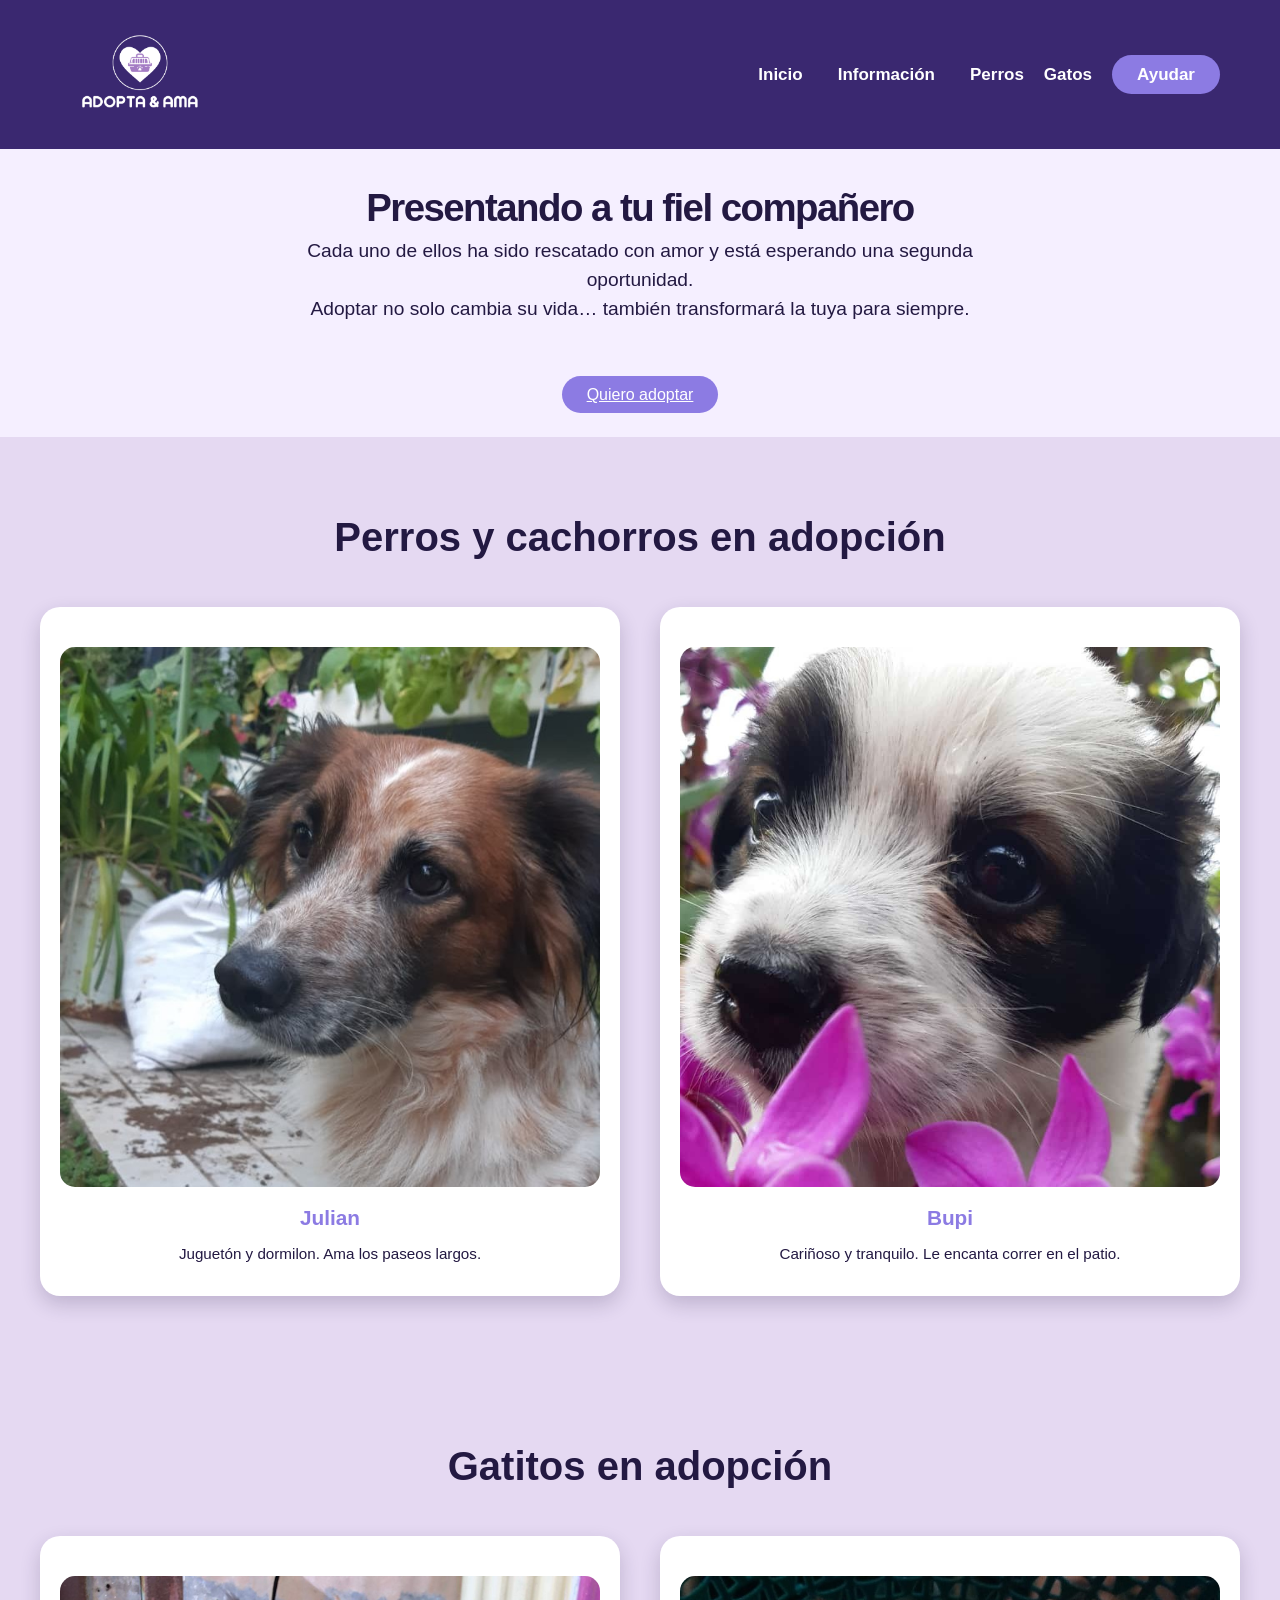
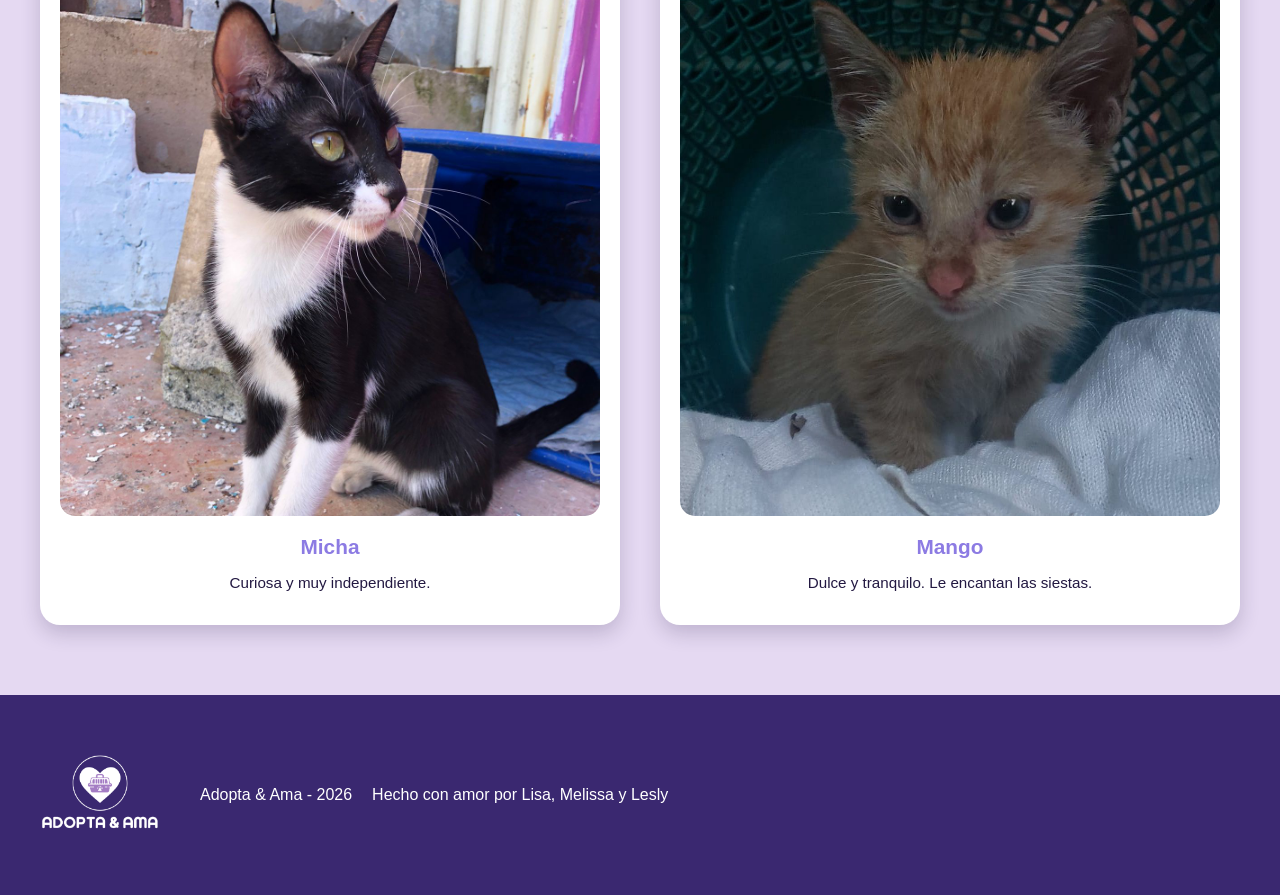
<file: nuestros_angelitos.html>
<!DOCTYPE html>
<head>
	<meta charset="utf-8">
	<meta name="viewport" content="width=device-width, initial-scale=1">
	<title>Nuestros Angelitos</title>
	<link rel="stylesheet" href="css/style.css">
</head>
<body>
	<!-- Header -->
	<header class="header-inicio">
		<div class="contenedor-nav">
			<img src="img/Logo_inversa.png" alt="Logo Adopta y Ama" class="logo-inverso">
			<nav>
				<ul class="lista-navegacion">
					<li><a href="index.html" > Inicio</a></li>
					<li><a href="solicitudAdopcion.html" class="btn-info"> Información </a></li>
					<li><a href="#perros">Perros</a></li>
					<li><a href="#gatos">Gatos</a></li>
					<li><a href="index.html#ayudar"class="btn-ayudar"> Ayudar</a></li>
				</ul>
			</nav>
		</div>
	</header>

	<main>
		<!-- Introduccion a Nuestros Angelitos -->
		<section class="intro-nuestros-angelitos">
			<h1> Presentando a tu fiel compañero </h1>
		    <p> Cada uno de ellos ha sido rescatado con amor y está esperando una segunda oportunidad. </p>
		    <p> Adoptar no solo cambia su vida… también transformará la tuya para siempre. </p>
		</section>

		<!-- BOTÓN ADOPCIÓN -->
		<section class="boton-nuestros-angelitos">
			<a href="solicitudAdopcion.html" class="btn-ayudar">Quiero adoptar</a>
		</section>

		<!-- Perritos -->
		<section id="perros" class="seccion-mascotas">
			<h2>Perros y cachorros en adopción</h2>

			<div class="grid-mascotas">

				<div class="polaroid">
					<img src="img/Julian.jpeg" alt="Julian">
					<h3>Julian</h3>
					<p>Juguetón y dormilon. Ama los paseos largos.</p>
				</div>

				<div class="polaroid">
					<img src="img/Bupi.jpeg" alt="Bupi">
					<h3>Bupi</h3>
					<p>Cariñoso y tranquilo. Le encanta correr en el patio.</p>
				</div>

			</div>
		</section>

		<!-- SECCIÓN GATOS -->
		<section id="gatos" class="seccion-mascotas">
			<h2>Gatitos en adopción</h2>

			<div class="grid-mascotas">

				<div class="polaroid">
					<img src="img/Micha.jpeg" alt="Micha">
					<h3>Micha</h3>
					<p>Curiosa y muy independiente.</p>
				</div>

				<div class="polaroid">
					<img src="img/Mango.jpeg" alt="Mango">
					<h3>Mango</h3>
					<p>Dulce y tranquilo. Le encantan las siestas.</p>
				</div>
			</div>
		</section>

	</main>

	<footer class="footer-final">
		<img src="img/Logo_inversa.png" alt="Logo Adopta y Ama" class="logo-inverso">
    	<p>Adopta & Ama - 2026</p>
    	<p>Hecho con amor por Lisa, Melissa y Lesly</p>
	</footer>

</body>
</html>
</file>
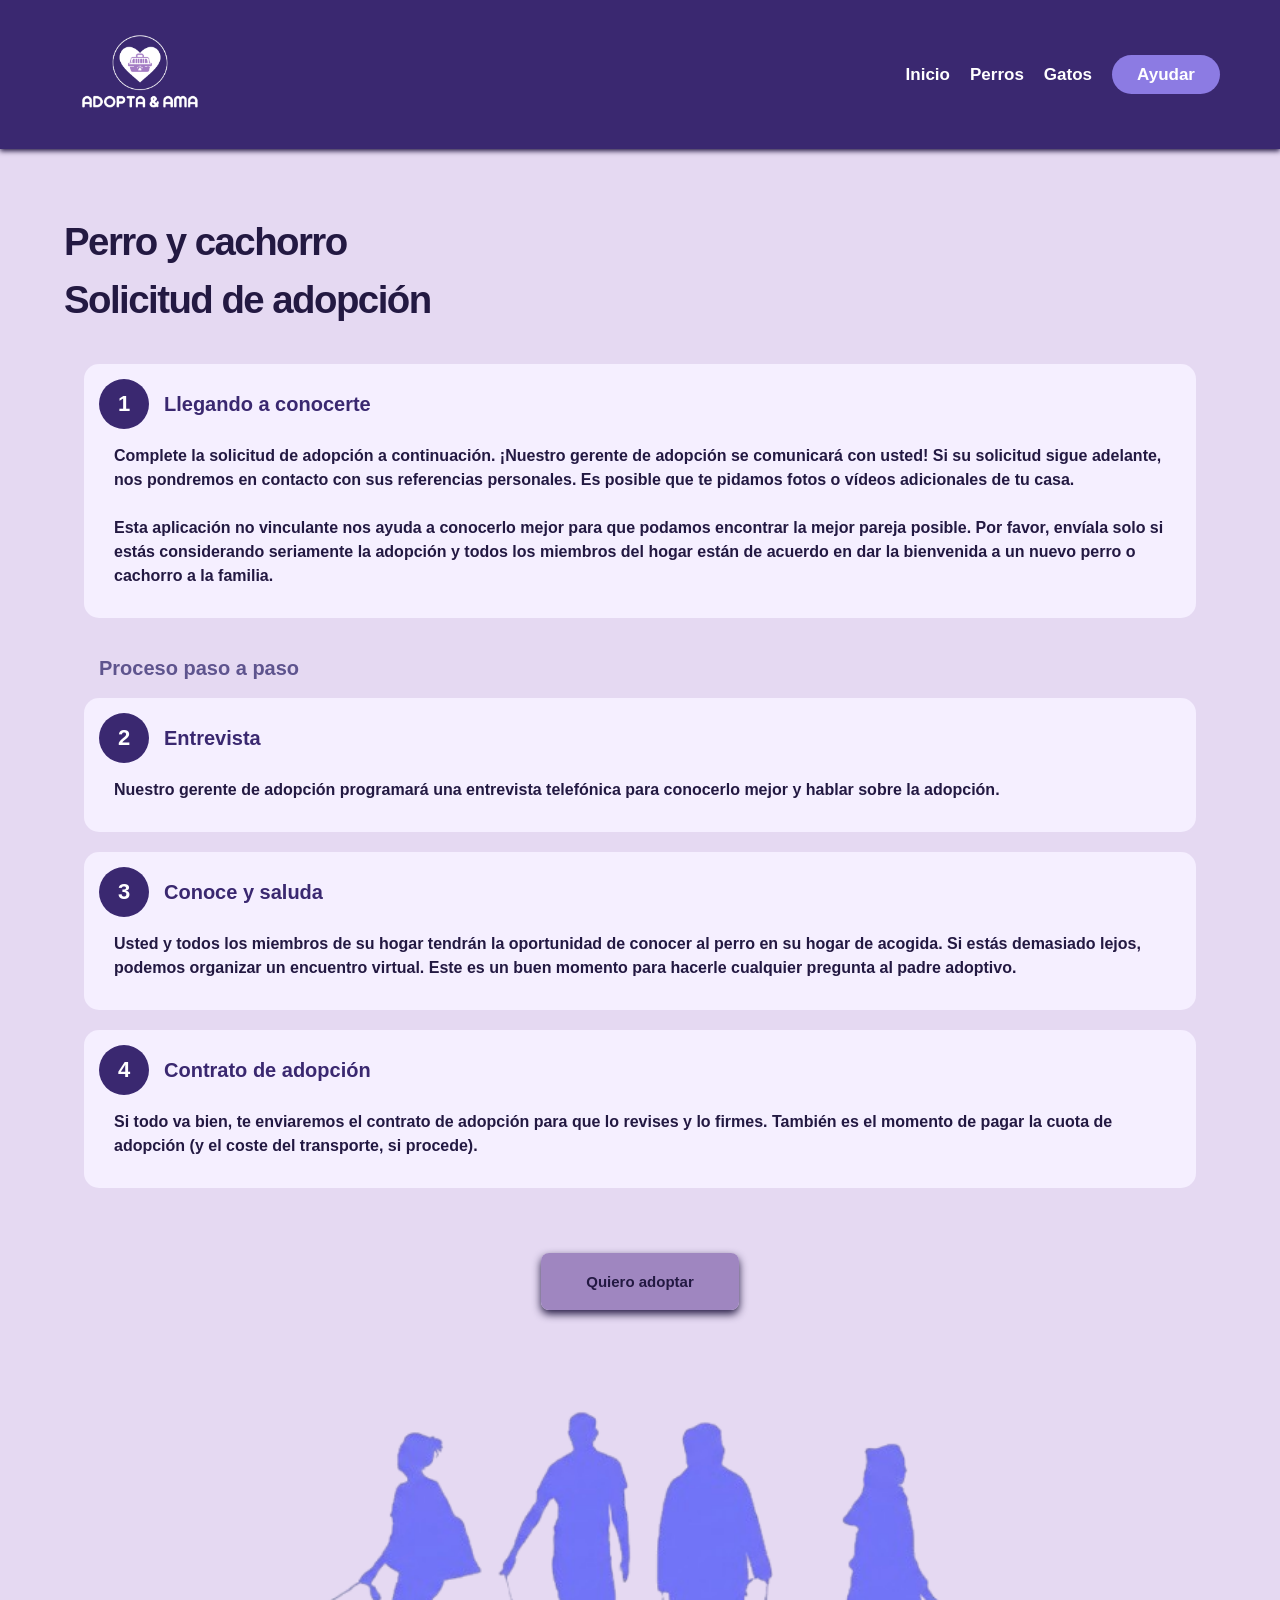
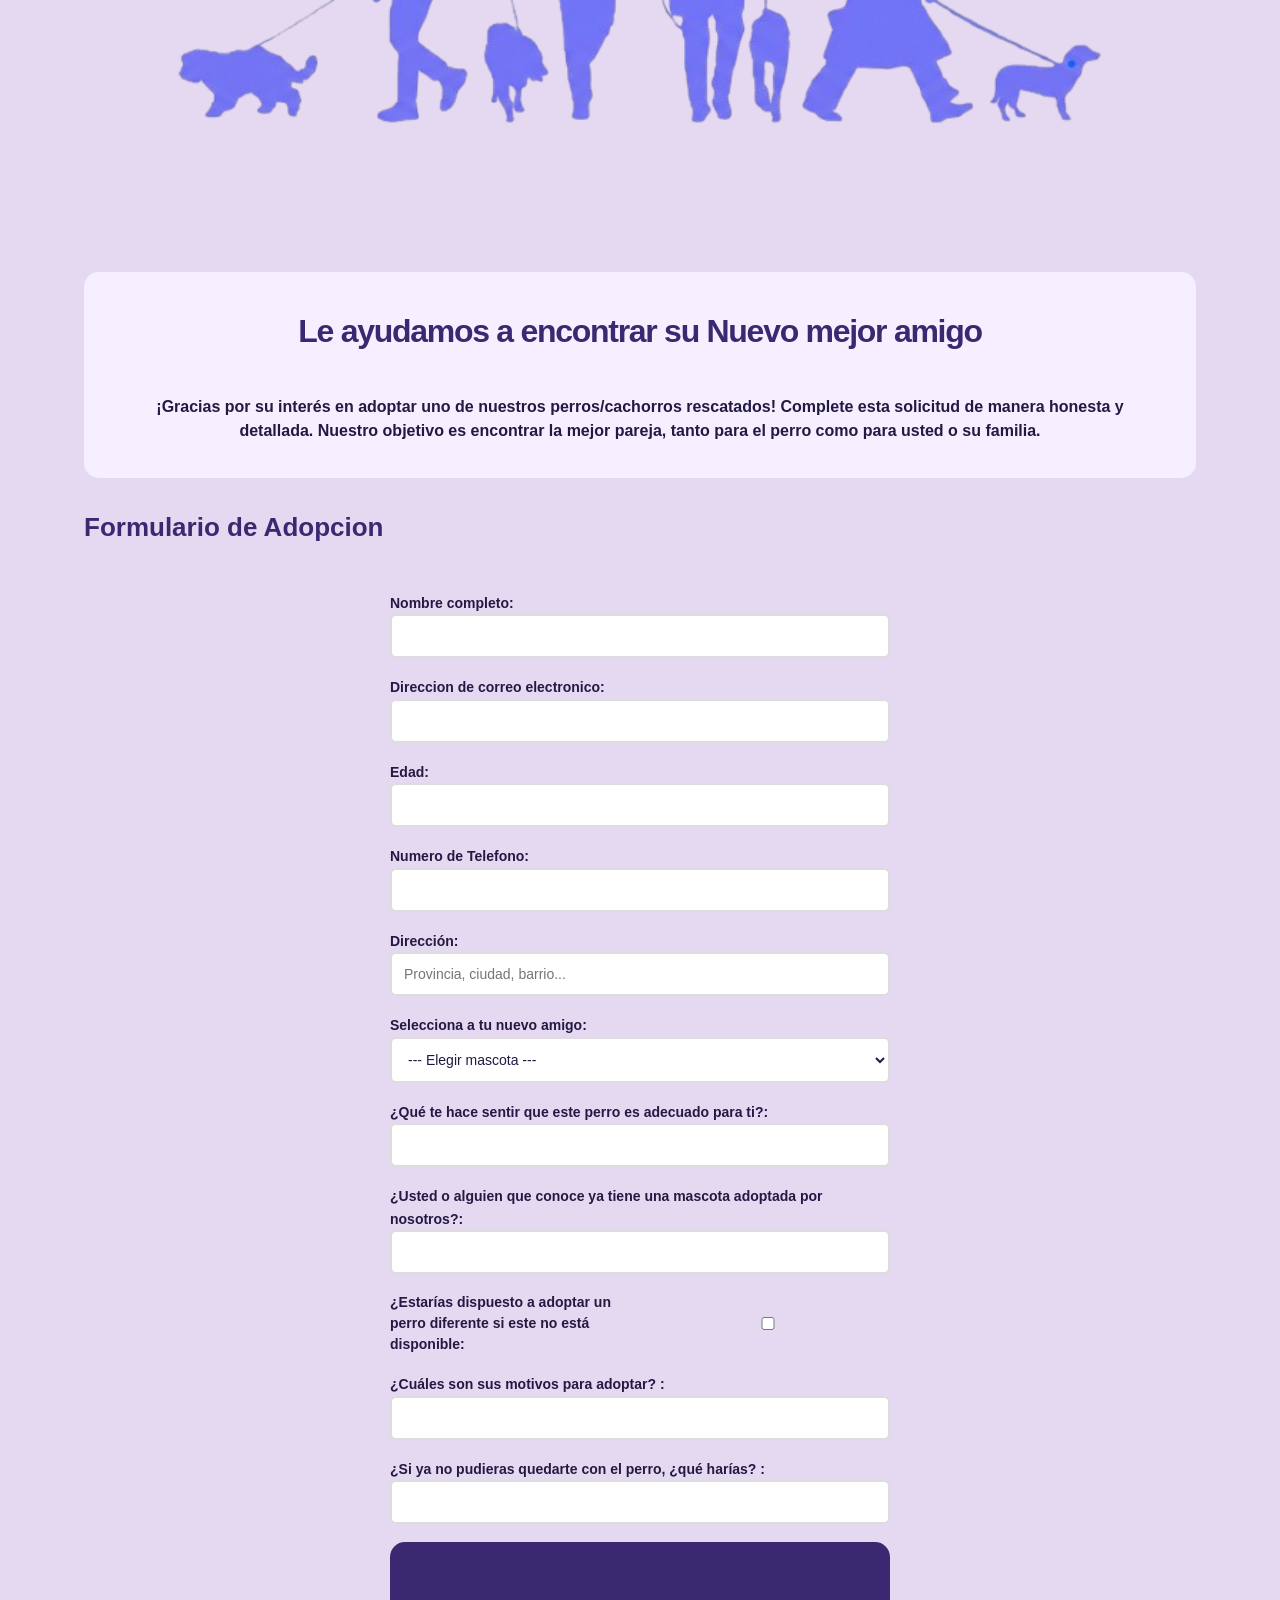
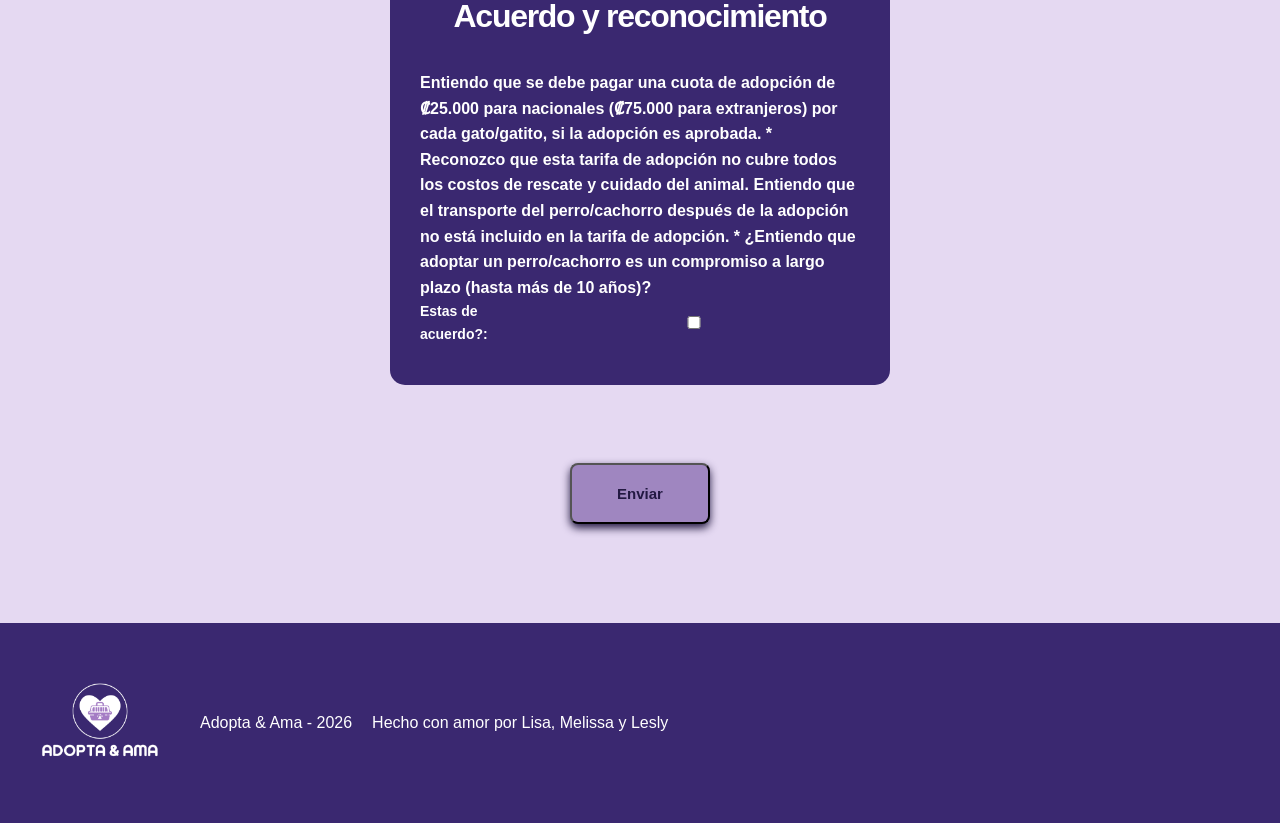
<file: solicitudAdopcion.html>
<!doctype html>
<html lang="en">
  <head>
    <meta charset="UTF-8" />
    <meta name="viewport" content="width=device-width, initial-scale=1.0" />
    <title>Solicitud de Adopcion</title>
    <link rel="stylesheet" href="css/style.css" />
  </head>
  <body>
   <!-- Header -->
	<header class="header-inicio">
		<div class="contenedor-nav">
			<img src="img/Logo_inversa.png" alt="Logo Adopta y Ama" class="logo-inverso">
			<nav>
				<ul class="lista-navegacion">
					<li><a href="index.html" > Inicio</a></li>
					<li><a href="nuestros_angelitos.html#perros">Perros</a></li>
					<li><a href="nuestros_angelitos.html#gatos">Gatos</a></li>
					<li><a href="index.html#ayudar"class="btn-ayudar"> Ayudar</a></li>
				</ul>
			</nav>
		</div>
	</header>
    <!--aqui ponemos la parte cambiante de la pagina, lo que cambia entre paginas-->
    <main class="contenidoSec">
      <div class="information">
        <!--tituloprincipal-->
        <div id="mainTitle">
          <h1>
            <strong>
              Perro y cachorro <br />
              Solicitud de adopción
            </strong>
          </h1>
        </div>
        <div class="content">
          <!--separamos cada subtitulo para diseñar el mismoy pos pasos-->
          <div class="how_to_adopt_itemt">
            <div class="step">
              <div class="step_number">1</div>
              <h3>
                <strong>Llegando a conocerte</strong>
              </h3>
            </div>
            <div class="paragraph">
              <p>
                <strong>
                  Complete la solicitud de adopción a continuación. ¡Nuestro
                  gerente de adopción se comunicará con usted! Si su solicitud
                  sigue adelante, nos pondremos en contacto con sus referencias
                  personales. Es posible que te pidamos fotos o vídeos
                  adicionales de tu casa. <br />
                  <br />
                  Esta aplicación no vinculante nos ayuda a conocerlo mejor para
                  que podamos encontrar la mejor pareja posible. Por favor,
                  envíala solo si estás considerando seriamente la adopción y
                  todos los miembros del hogar están de acuerdo en dar la
                  bienvenida a un nuevo perro o cachorro a la familia.</strong
                >
              </p>
            </div>
          </div>

          <div id="subtitle">
            <h4><strong>Proceso paso a paso</strong></h4>
          </div>
          <div class="how_to_adopt_itemt">
            <div class="step">
              <div class="step_number">2</div>
              <h3><strong>Entrevista</strong></h3>
            </div>
            <div class="paragraph">
              <p>
                <strong>
                  Nuestro gerente de adopción programará una entrevista
                  telefónica para conocerlo mejor y hablar sobre la
                  adopción.</strong
                >
              </p>
            </div>
          </div>
          <div class="how_to_adopt_itemt">
            <div class="step">
              <div class="step_number">3</div>
              <h3><strong>Conoce y saluda</strong></h3>
            </div>
            <div class="paragraph">
              <p>
                <strong>
                  Usted y todos los miembros de su hogar tendrán la oportunidad
                  de conocer al perro en su hogar de acogida. Si estás demasiado
                  lejos, podemos organizar un encuentro virtual. Este es un buen
                  momento para hacerle cualquier pregunta al padre adoptivo.
                </strong>
              </p>
            </div>
          </div>
          <div class="how_to_adopt_itemt">
            <div class="step">
              <div class="step_number">4</div>
              <h3><strong>Contrato de adopción</strong></h3>
            </div>
            <div class="paragraph">
              <p>
                <strong>
                  Si todo va bien, te enviaremos el contrato de adopción para
                  que lo revises y lo firmes. También es el momento de pagar la
                  cuota de adopción (y el coste del transporte, si
                  procede).</strong
                >
              </p>
            </div>
          </div>
          <!--aqui ponemos la etiqueta para elbton-->
          <br />
          <br />
          <div class="divBoton">
            <a href="#down" class="boton">Quiero adoptar</a>
          </div>
          <div class="content_img">
            <img src="img/imagenes.png" alt="adopciondeperritod" />
          </div>
          <div id="down"></div>
          <div class="how_to_adopt_itemt">
            <div class="title_adopt">
              <h3>
                <strong>Le ayudamos a encontrar su Nuevo mejor amigo</strong>
              </h3>
            </div>
            <div class="paragraph_adopt">
              <p>
                <strong>
                  ¡Gracias por su interés en adoptar uno de nuestros
                  perros/cachorros rescatados! Complete esta solicitud de manera
                  honesta y detallada. Nuestro objetivo es encontrar la mejor
                  pareja, tanto para el perro como para usted o su familia.
                </strong>
              </p>
            </div>
          </div>

          <!--aqui va el formulario ji--jirijiji-->

          <div id="form_title">
            <h2>Formulario de Adopcion</h2>
          </div>
          <div id="content_form">
           <form action="" class="forms">
            <p>
              <label for="nombreApellido">
                <strong>Nombre completo:</strong>
                <input type="text" id="nombreApellido" name="nombreApellido" />
              </label>
            </p>
            <p>
              <label for="correo">
                <strong>Direccion de correo electronico:</strong>
                <input type="email" id="correo" name="correo" />
              </label>
            </p>
            <p>
              <label for="edad">
                <strong>Edad:</strong>
                <input type="number" id="edad" name="edad" />
              </label>
            </p>
            <p>
              <label for="numtelefono">
                <strong>Numero de Telefono:</strong>
                <input type="tel" id="numtelefono" name="numtelefono" />
              </label>
            </p>
            <p>
              <label for="direccion">
                <strong>Dirección:</strong>
                <input type="text" id="direccion" name="direccion" placeholder="Provincia, ciudad, barrio..." />
              </label>
             </p>
             <p>
                <label for="dog">
                  <strong>Selecciona a tu nuevo amigo:</strong>
                    <select id="dog" name="dog">
                      <option value="" disabled selected>--- Elegir mascota ---</option>
                      <option value="julian">Julian (Perro)</option>
                      <option value="bupi">Bupi (Perro)</option>
                      <option value="micha">Micha (Gato)</option>
                      <option value="mango">Mango (Gato)</option>
                      <option value="otro">Aún no me decido</option>
                    </select>
                </label>
            </p>
            <p>
              <label for="dog2">
                <strong>¿Qué te hace sentir que este perro es adecuado para ti?:</strong>
                  <input type="text" id="dog2" name="dog2" />
              </label>
            </p>
            <p>
              <label for="dog3">
                <strong>¿Usted o alguien que conoce ya tiene una mascota adoptada por nosotros?:</strong> <input type="text" id="dog3" name="dog3" />
              </label>
          </p>
          <p>
            <label for="dog4" class="checkbox">
              <strong>¿Estarías dispuesto a adoptar un perro diferente si este no está disponible:</strong> 
              <input type="checkbox" id="dog4" name="dog4" />
            </label>
        </p>
        <p>
          <label for="motivos">
            <strong>¿Cuáles son sus motivos para adoptar? :</strong>
            <input type="text" id="motivos" name="motivos" />
          </label>
        </p>
        <p>
          <label for="emergencia">
             <strong>¿Si ya no pudieras quedarte con el perro, ¿qué harías? :</strong>
              <input type="text" id="emergencia" name="emergencia" />
         </label>
       </p>

    <div class="how_to_adopt_itemt2">
      <div class="title_adopt2">
        <h3><strong>Acuerdo y reconocimiento</strong></h3>
      </div>
      <div class="paragraph_adopt2">
        <p>
          <strong>
            Entiendo que se debe pagar una cuota de adopción de ₡25.000 para nacionales (₡75.000 para extranjeros) por cada gato/gatito, si la adopción es aprobada. * ‍ Reconozco que esta tarifa de adopción no cubre todos los costos de rescate y cuidado del animal. Entiendo que el transporte del perro/cachorro después de la adopción no está incluido en la tarifa de adopción. * ¿Entiendo que adoptar un perro/cachorro es un compromiso a largo plazo (hasta más de 10 años)?
          </strong>
        </p>
        <p>
          <label for="dog5" class="checkbox">
            <strong>Estas de acuerdo?:</strong> 
            <input type="checkbox" id="dog5" name="dog5" />
          </label>
        </p>
      </div>
    </div>
              <div class="divBoton">
                <button type="submit" class="boton">Enviar</button>

              </div>
              
            </form>
          </div>
        </div>
      </div>
    </main>
    <footer class="footer-final">
		<img src="img/Logo_inversa.png" alt="Logo Adopta y Ama" class="logo-inverso">
    	<p>Adopta & Ama - 2026</p>
    	<p>Hecho con amor por Lisa, Melissa y Lesly</p>

	</footer>
  </body>
</html>
</file>
<file: css/style.css>
html {
    scroll-behavior: smooth;
}
/* PALETA DE COLORES */
:root {
    --m2-claro: #F5EFFF;       /* Fondos de secciones */
    --m1-soft-fondo:#E5D9F2 ;  /* El fondo general de la página */
    --morado-oscuro: #231942;  /* Letras, títulos */
    --morado-brillante: #8C7BE3;
    --blanco: #ffffff;          
    --m3:#CDC1FF ;
    --m4:#3A2870   /*Header y pie de pagina*/
}

* {
    margin: 0;
    padding: 0;
    box-sizing: border-box;
    font-family: Verdana, sans-serif;
}

body {
    background-color: var(--m1-soft-fondo); 
    color: var(--morado-oscuro);            
    line-height: 1.5;
}


/*CLASES DEL HEADER */
.header-inicio {
    background-color: var(--m4);
    padding: 15px 0;
    box-shadow: 0 2px 5px; /* Sombra */
}

.contenedor-nav {
    display: flex;
    justify-content: space-between;
    align-items: center;
    max-width: 1200px;
    margin: 0 auto;
    padding: 0 20px;
}

.logo-inverso {
    width: 160px; /* Tamaño del logo */
    height: auto;
    display: block;
    margin: 0;
}

.lista-navegacion {
    display: flex;
    list-style: none;
    gap: 20px;
    align-items: center;  
}


/*  CLASES DE BOTONES Y ENLACES */
.lista-navegacion a {
    text-decoration: none;
    color: var(--blanco);
    font-weight: 600;
    font-family: Trebuchet MS , sans-serif;
    font-size: 17px;
}

.btn-adoptar, .btn-info {
    padding: 8px 15px;
}

.btn-adoptar:hover, .btn-info:hover {
    color: var(--morado-brillante); 
}

.btn-ayudar {
    background-color: var(--morado-brillante);
    color: var(--blanco) !important; 
    padding: 10px 25px;
    border-radius: 50px;   
}


/* SECCIÓN BIENVENIDA */
.seccion-bienvenida {
    background-image: url(https://static.vecteezy.com/system/resources/thumbnails/067/242/320/small/a-group-of-dogs-and-cats-sitting-together-photo.jpg) ;
    background-size: cover;
    background-position: center;
    background-color: var(--m2-claro); 
    padding-top: 10px;      
    padding-bottom: 250px;
    text-align: center;
}

.titulo-home {
    font-size: 3rem;
    color: var(--morado-oscuro);
    margin-bottom: 0;
    margin-top: 0 ;
}

.subtitulo-home {
    font-size: 1.2rem;
    color: var(--morado-oscuro);
    max-width: 600px;
    margin: 0 auto 40px;
}


/* ESTILOS PARA QUIÉNES SOMOS */
.seccion-info {
    padding: 60px 20px;
    background-color: var(--blanco); 
    text-align: center;
}

.contenedor-texto {
    max-width: 600px;
    margin: 0 auto; /* Centra el bloque de texto */
}
 
.gatitos {
    max-width: 100%;
    height: auto;
    width: 210px;    
    border-radius: 50px;
    display: block;
    margin: 40px auto;
} 


/* ESTILOS PARA HISTORIAS (GRID) */
.seccion-historias {
    padding: 60px 20px;
}

.grupo-historias {
    display: grid;
    /* Esto crea 2 columnas iguales. En celular se verá una sola automáticamente */
    grid-template-columns: repeat(auto-fit, minmax(300px, 1fr));
    gap: 30px;
    max-width: 1200px;
    margin: 40px auto;
}

.tarjeta-historia {
    background-color: var(--m2-claro);
    padding: 30px;
    border-radius: 15px;
    text-align: center;
}
.max_perro {

    max-width: 100%; /* La imagen se encoge si el espacio es pequeño */
    height: auto;    /* Mantiene la forma original */
    width: 350px;    
    border-radius: 15px;
    display: block;
    margin: 20px auto;
}
.luna_gata{
    width: 400px;
    height: auto;
    border-radius: 15px;
    margin-top: 34px;
    /* Centrado automatico */
    display: block; 
    margin-left: auto;
    margin-right: auto;
    max-width: 100%;
}

/*  ESTILOS PARA VOLUNTARIOS */
.seccion-voluntarios {
    padding: 60px 20px;
    background-color: var(--m2-claro);
    text-align: left;
}


/* para que el título de voluntarios respete la izquierda */
.seccion-voluntarios .titulo-home {
    text-align: left;
    margin-left: 0;
}


/*ESTILO DEL CORREO*/
.enlace-correo {
    color: var(--morado-brillante); 
    text-decoration: none;         /* Le quita el subrayado feo */
    font-weight: bold;             
}

.enlace-correo:hover {
    text-decoration: underline;    /* Solo se subraya cuando pasas el mouse */
    color: var(--m4);              /* Cambia a un morado más oscuro al tocarlo */
}

/* FOOTER (Pie de página) */
.footer-final {
    background-color: var(--m4);
    color: var(--blanco);
    padding: 40px 20px;
    text-align: left;
    display: flex;
    list-style: none;
    gap: 20px;
    align-items: center;
}


/*NUESTROS ANGELITOS*/

/*Intro*/
.intro-nuestros-angelitos {
    background-color: var(--m2-claro);
    padding: 30px 10px;
    text-align: center;
}

.intro-nuestros-angelitos h2 {
    font-size: 3rem;
    color: var(--morado-oscuro);
    margin-bottom: 20px;
}

.intro-nuestros-angelitos p {
    max-width: 700px;
    margin: 0 auto;
    font-size: 1.2rem;
}

/*Boton*/
.boton-nuestros-angelitos {
    background-color: var(--m2-claro);
    padding: 30px 10px;
    text-align: center;
}

/*Seccion Gatos y Perros*/
.seccion-mascotas {
    padding: 70px 20px;
    text-align: center;
}

.seccion-mascotas h2 {
    font-size: 2.5rem;
    margin-bottom: 40px;
    color: var(--morado-oscuro);
}

/* GRID */
.grid-mascotas {
    display: grid;
    grid-template-columns: repeat(auto-fit, minmax(250px, 1fr));
    gap: 40px;
    max-width: 1200px;
    margin: 0 auto;
}

/*Polaroids*/
.polaroid {
    background-color: var(--blanco);
    padding: 20px 20px 30px 20px;
    border-radius: 20px;
    box-shadow: 0 8px 20px rgba(35, 25, 66, 0.2);
    transition: transform 0.3s ease, box-shadow 0.3s ease;
}

.polaroid img {
    width: 100%;
    aspect-ratio: 1 / 1;
    object-fit: cover;
    border-radius: 15px;
    margin-bottom: 15px;
}

.polaroid h3 {
    color: var(--morado-brillante);
    margin-bottom: 10px;
    font-size: 1.3rem;
}

.polaroid p {
    font-size: 0.95rem;
}

/* Hover */
.polaroid:hover {
    transform: translateY(-8px);
    box-shadow: 0 12px 30px rgba(35, 25, 66, 0.3);
}
/*diseño para la adopcion*/


.contenidoSec main {
  text-align: justify;
  padding-bottom: 50px;
  background-color: #e5d9f2;
}

.information {
  /*  padding:50px 150px 20px 150px;*/
  padding: clamp(25px, 5vw, 100px);
}
.content {
  padding: 20px;

  font-size: 11px;
  color: #231942;

  font-family: "Trebuchet MS", sans-serif;

  /* max-width: 600px;
    justify-content: center;
    width: 100%;*/
}
#mainTitle {
  margin-bottom: 15px;

  text-align: left;
  font-family: "Trebuchet MS", sans-serif;
}
h1 {
  color: #231942;
  font-weight: 800px;
  letter-spacing: -0.04em;
  font-size: clamp(2rem, 3vw, 5rem);
}
.how_to_adopt_itemt {
  letter-spacing: 0;
  font-size: clamp(1rem, 1vw, 3rem);
  background-color: #F5EFFF;
  padding: 15px;
  border-radius: 15px ;
  margin-bottom: 20px;
}
.step {
  display: flex;
  align-items: center;
  gap: 15px;
}
.step_number {
  width: 50px;
  height: 50px;
  background-color:#3A2870;
  color: white;
  border-radius: 50%;
  display: flex;
  justify-content: center;
  align-items: center;
  font-size: 22px;
  font-weight: bold;
}
#subtitle {
  padding: 15px;
  font-size: 20px;
  color: #5e548e;
}
h3 {
  font-size: 20px;
  color:#3A2870 ;
}
.paragraph {
  padding: 15px;
  line-height: 1.5;
  
}
.divBoton{
    margin-top: 30px;
    text-align: center;
}
.boton {

  background-color: #9F86C0;
  color: #231942;
  padding: 20px 45px; /*Espacio interno del boton*/
  text-decoration: none;
  border-radius: 8px;
  font-weight: bold;
  box-shadow: 0 4px 8px;
  align-items: center;
  text-align: center;
  font-size: 15px;

}
.content_img{
    padding: 15px;
   
}

main img {
    display: block;
    margin: 20px auto;
    width: 100%;
    max-width: 1000px;
    height: auto;
}
.title_adopt h3{
    padding: 20px;
    color: #3A2870;
    text-align: center;
     letter-spacing: -0.04em;
     font-size: clamp(2rem, 2vw, 5rem);

}
.paragraph_adopt{
    padding: 20px;
    text-align: center;
    line-height: 1.5;
}

#form_title h2{
    margin-top: 30px;
    margin-bottom: 30px;
    color: #3A2870;
    font-size: 26px;
}
#content_form{
   
    text-align: left;
    font-size: 15px;
    padding: 15px;
   


}
.forms{
    
    width: 90%;
    max-width:500px ;
    margin: auto;
    display: flex;
    flex-direction: column;
    gap: 18px;

}
label{
    font-size: 14px;
    font-weight: 500;
}

input, select {
    width: 100%;
    padding: 12px;
    border: 2px solid #ddd;
    border-radius: 6px;
    font-size: 14px;
    background-color: white; /* Para que la lista no se vea gris */
    color: #231942; /* Para que el texto sea del morado oscuro */
    font-family: "Trebuchet MS", sans-serif;
}
.checkbox{
    display: flex;
    align-items: center;
    gap: 10px;
    font-size: 14px;
}
.how_to_adopt_itemt2 {
  letter-spacing: 0;
  font-size: 1rem; 
  background-color: #3A2870;
  padding: 30px 20px; 
  border-radius: 15px;

  height: auto;      
  min-height: min-content; 
  display: block;     
  overflow: hidden; 
  margin-bottom: 30px;  
}
.title_adopt2 h3{
    padding: 20px;
    color: white;
    text-align: center;
     letter-spacing: -0.04em;
     font-size: clamp(2rem, 2vw, 5rem);

}
.paragraph_adopt2 {
  padding: 10px;      
  text-align: left;   
  line-height: 1.6;   
  color: white;
}


/*  DISEÑO RESPONSIVO *//* --- MEDIA QUERIES --- */

/* Ajustes para Tablets y Celulares grandes (1024px o menos/ antes 768px) */
@media (max-width: 1024px) {
    
    /* El menú pasa de estar de lado a estar uno debajo del otro */
    .contenedor-nav {
        flex-direction: column;
        gap: 15px;
        text-align: center;
    }

    .lista-navegacion {
        flex-direction: column; /* Enlaces en vertical */
        gap: 10px;
    }

    .titulo-home {
        font-size: 2.2rem;
    }

    /* El footer mejor en vertical */
    .footer-final {
        flex-direction: column;
        text-align: center;
        gap: 10px;
    }
}

/* Ajustes para Celulares pequeños (480px o menos) */
@media (max-width: 480px) {
    
    .titulo-home {
        font-size: 1.8rem;
    }

    .subtitulo-home {
        font-size: 1rem;
    }

    /* Reducimos el espacio de la bienvenida*/
    .seccion-bienvenida {
        padding-bottom: 150px; 
    }

    /* Ajustamos las secciones */
    .seccion-info, .seccion-historias, .seccion-voluntarios {
        padding: 40px 15px;
    }

    .max_perro, .luna_gata {
        width: 100%;
    }
}

@media (max-width: 768px) {

    .intro-nuestros-angelitos h2 {
        font-size: 2.2rem;
    }

    .seccion-mascotas h2 {
        font-size: 2rem;
    }

    .polaroid img {
        height: 200px;
    }
}

@media (max-width: 480px) {

    .intro-nuestros-angelitos {
        padding: 50px 15px;
    }

    .boton-nuestros-angelitos {
        padding: 50px 15px;
    }
}
</file>
